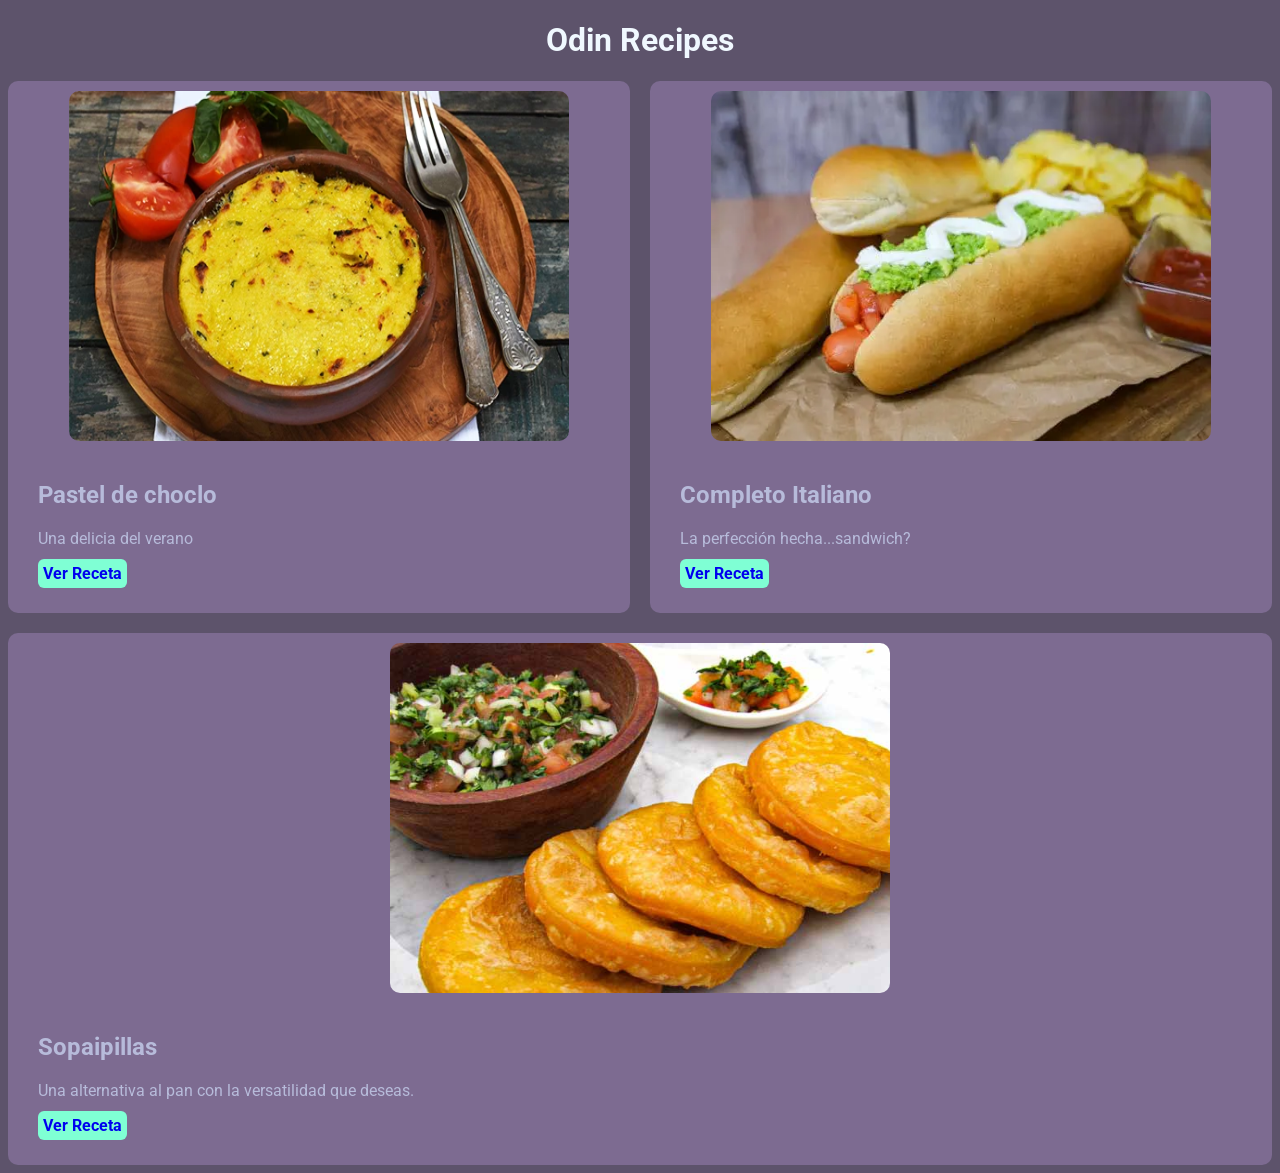
<file: index.html>
<!DOCTYPE html>
<html lang="en">
<head>
    <meta charset="UTF-8">
    <meta name="viewport" content="width=device-width, initial-scale=1.0">
    <title>Odin Recipes</title>
    <link rel="stylesheet" href="styles/style.css">
    <link rel="preconnect" href="https://fonts.googleapis.com">
    <link rel="preconnect" href="https://fonts.googleapis.com">
<link rel="preconnect" href="https://fonts.gstatic.com" crossorigin>
<link href="https://fonts.googleapis.com/css2?family=Montserrat:ital,wght@0,100..900;1,100..900&family=Roboto:ital,wght@0,100..900;1,100..900&display=swap" rel="stylesheet">

</head>
<body>
    <h1 class="pagetitle">Odin Recipes</h1>
    <div class="container">
        <div class="article">
           <img src="recipes/img/PastelChoclo.webp">
            <div class="content">
                <h2 class="title">Pastel de choclo</h2>
                <p>Una delicia del verano</p>
                <a href="recipes/pastelchoclo.html" class="button">Ver Receta</a>
            </div>
        </div>
        <div class="article">
                <img src="recipes/img/images.webp">
            <div class="content">
                <h2 class="title">Completo Italiano</h2>
                <p>La perfección hecha...sandwich?</p>
                <a href="recipes/italiano.html" class="button">Ver Receta</a>
            </div>
        </div>
        <div class="article">
                <img src="recipes/img/sopaipillas.jpg">
            <div class="content">
                <h2 class="title">Sopaipillas</h2>
                <p>Una alternativa al pan con la versatilidad que deseas.</p>
                <a href="recipes/sopaipillas.html" class="button">Ver Receta</a>
            </div>
        </div>
    </div>
</body>
</html>
</file>
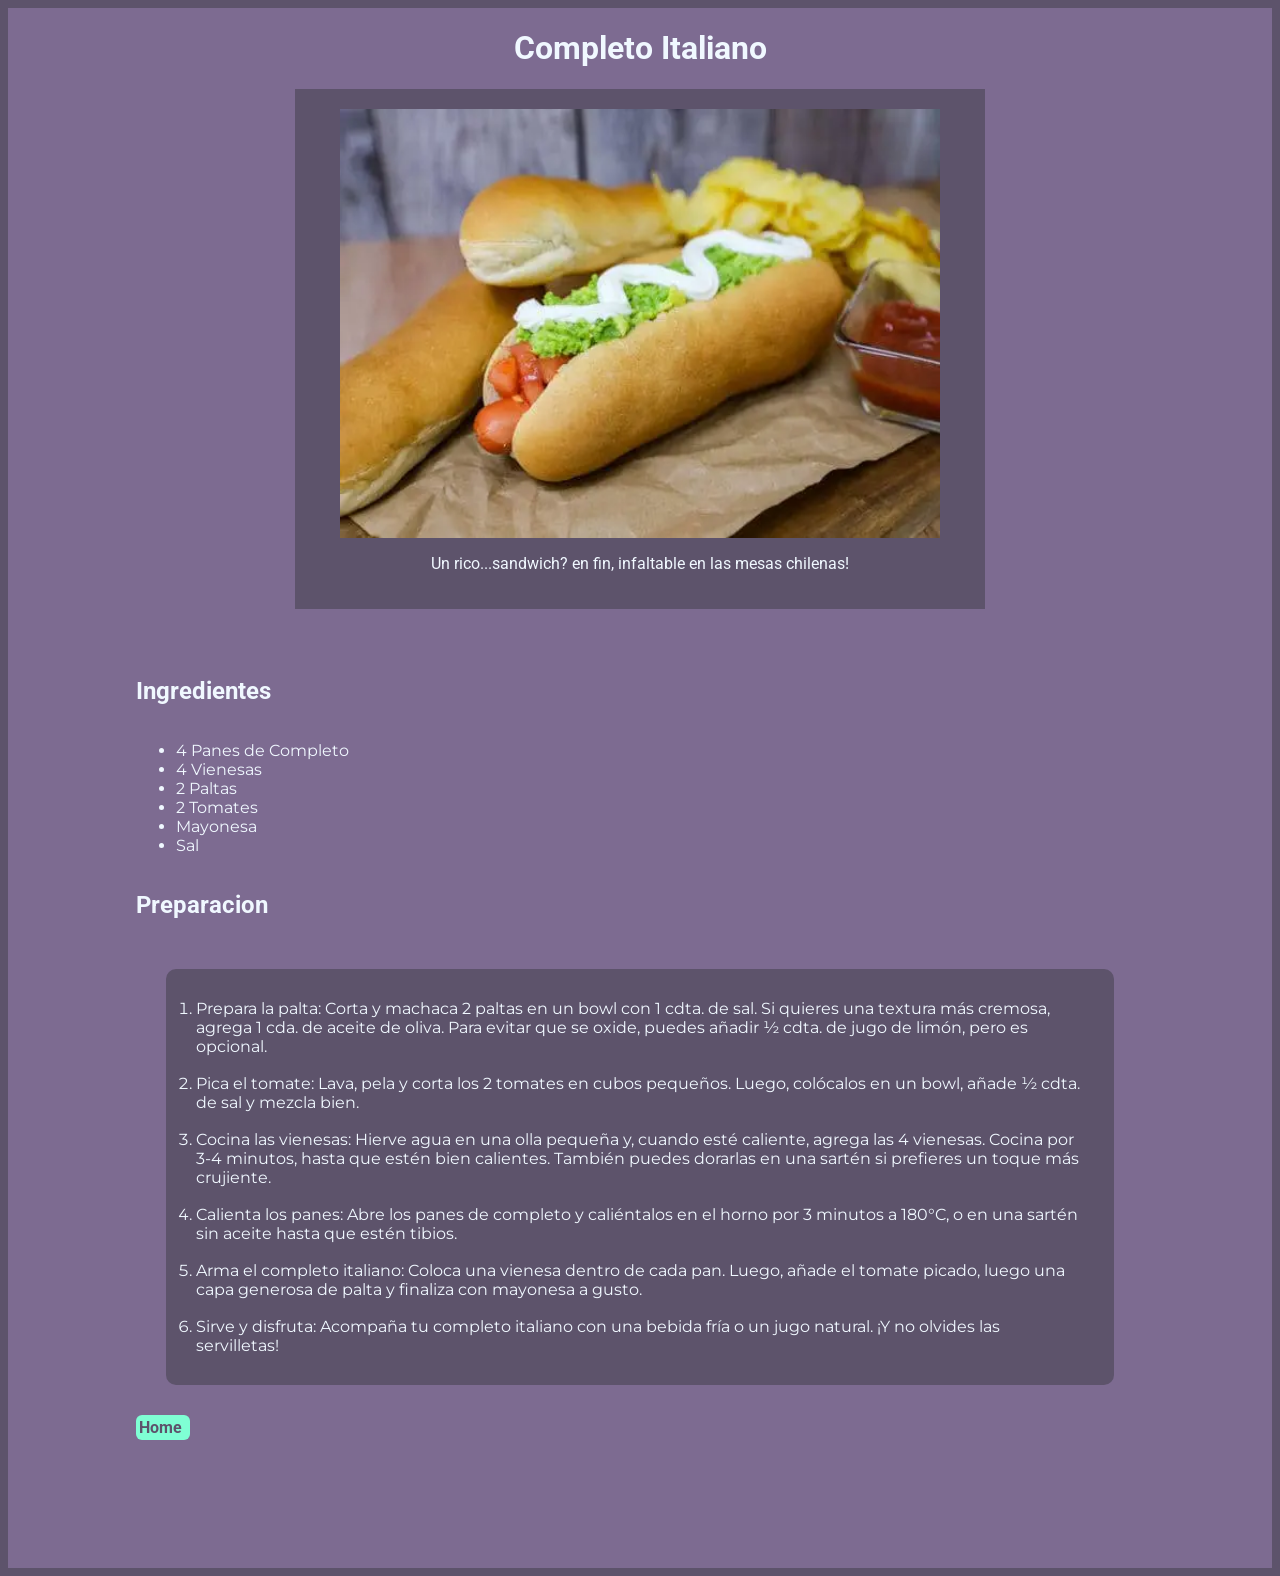
<file: recipes/italiano.html>
<!DOCTYPE html>
<html lang="en">
<head>
    <meta charset="UTF-8">
    <meta name="viewport" content="width=device-width, initial-scale=1.0">
    <link rel="stylesheet" href="styles/styles.css">
    <link rel="preconnect" href="https://fonts.googleapis.com">
    <link rel="preconnect" href="https://fonts.googleapis.com">
    <link rel="preconnect" href="https://fonts.gstatic.com" crossorigin>
    <link href="https://fonts.googleapis.com/css2?family=Montserrat:ital,wght@0,100..900;1,100..900&family=Roboto:ital,wght@0,100..900;1,100..900&display=swap" rel="stylesheet">

    <title>Odin Recipes: Italian Tocomples</title>
</head>
<body>
    <div class="main">
        <h1 class="pagetitle">Completo Italiano</h1>
    <div class="container">
    <img src="img/images.webp" class="recipeimage">
    <p class="text">Un rico...sandwich? en fin, infaltable en las mesas chilenas!</p>
    </div>
    <div class="recipecont">
        <h2>Ingredientes</h2>
         <ul class="text">
        <li>4 Panes de Completo</li>
        <li>4 Vienesas</li>
        <li>2 Paltas</li>
        <li>2 Tomates</li>
        <li>Mayonesa</li>
        <li>Sal</li>
    </ul>
    <h2>Preparacion</h2>
    <ol class="prep">
        <li>Prepara la palta: Corta y machaca 2 paltas en un bowl con 1 cdta. de sal. Si quieres una textura más cremosa, agrega 1 cda. de aceite de oliva. Para evitar que se oxide, puedes añadir ½ cdta. de jugo de limón, pero es opcional.</li>
        <br>
        <li>Pica el tomate: Lava, pela y corta los 2 tomates en cubos pequeños. Luego, colócalos en un bowl, añade ½ cdta. de sal y mezcla bien.</li>
        <br>
        <li>Cocina las vienesas: Hierve agua en una olla pequeña y, cuando esté caliente, agrega las 4 vienesas. Cocina por 3-4 minutos, hasta que estén bien calientes. También puedes dorarlas en una sartén si prefieres un toque más crujiente.</li>
        <br>
        <li>Calienta los panes: Abre los panes de completo y caliéntalos en el horno por 3 minutos a 180°C, o en una sartén sin aceite hasta que estén tibios.</li>
        <br>
        <li>Arma el completo italiano: Coloca una vienesa dentro de cada pan. Luego, añade el tomate picado, luego una capa generosa de palta y finaliza con mayonesa a gusto.</li>
        <br>
        <li>Sirve y disfruta: Acompaña tu completo italiano con una bebida fría o un jugo natural. ¡Y no olvides las servilletas!</li>
    </ol>
<a href="../index.html" class="button">Home</a>
    </div>
</div>
</body>
</html>
</file>
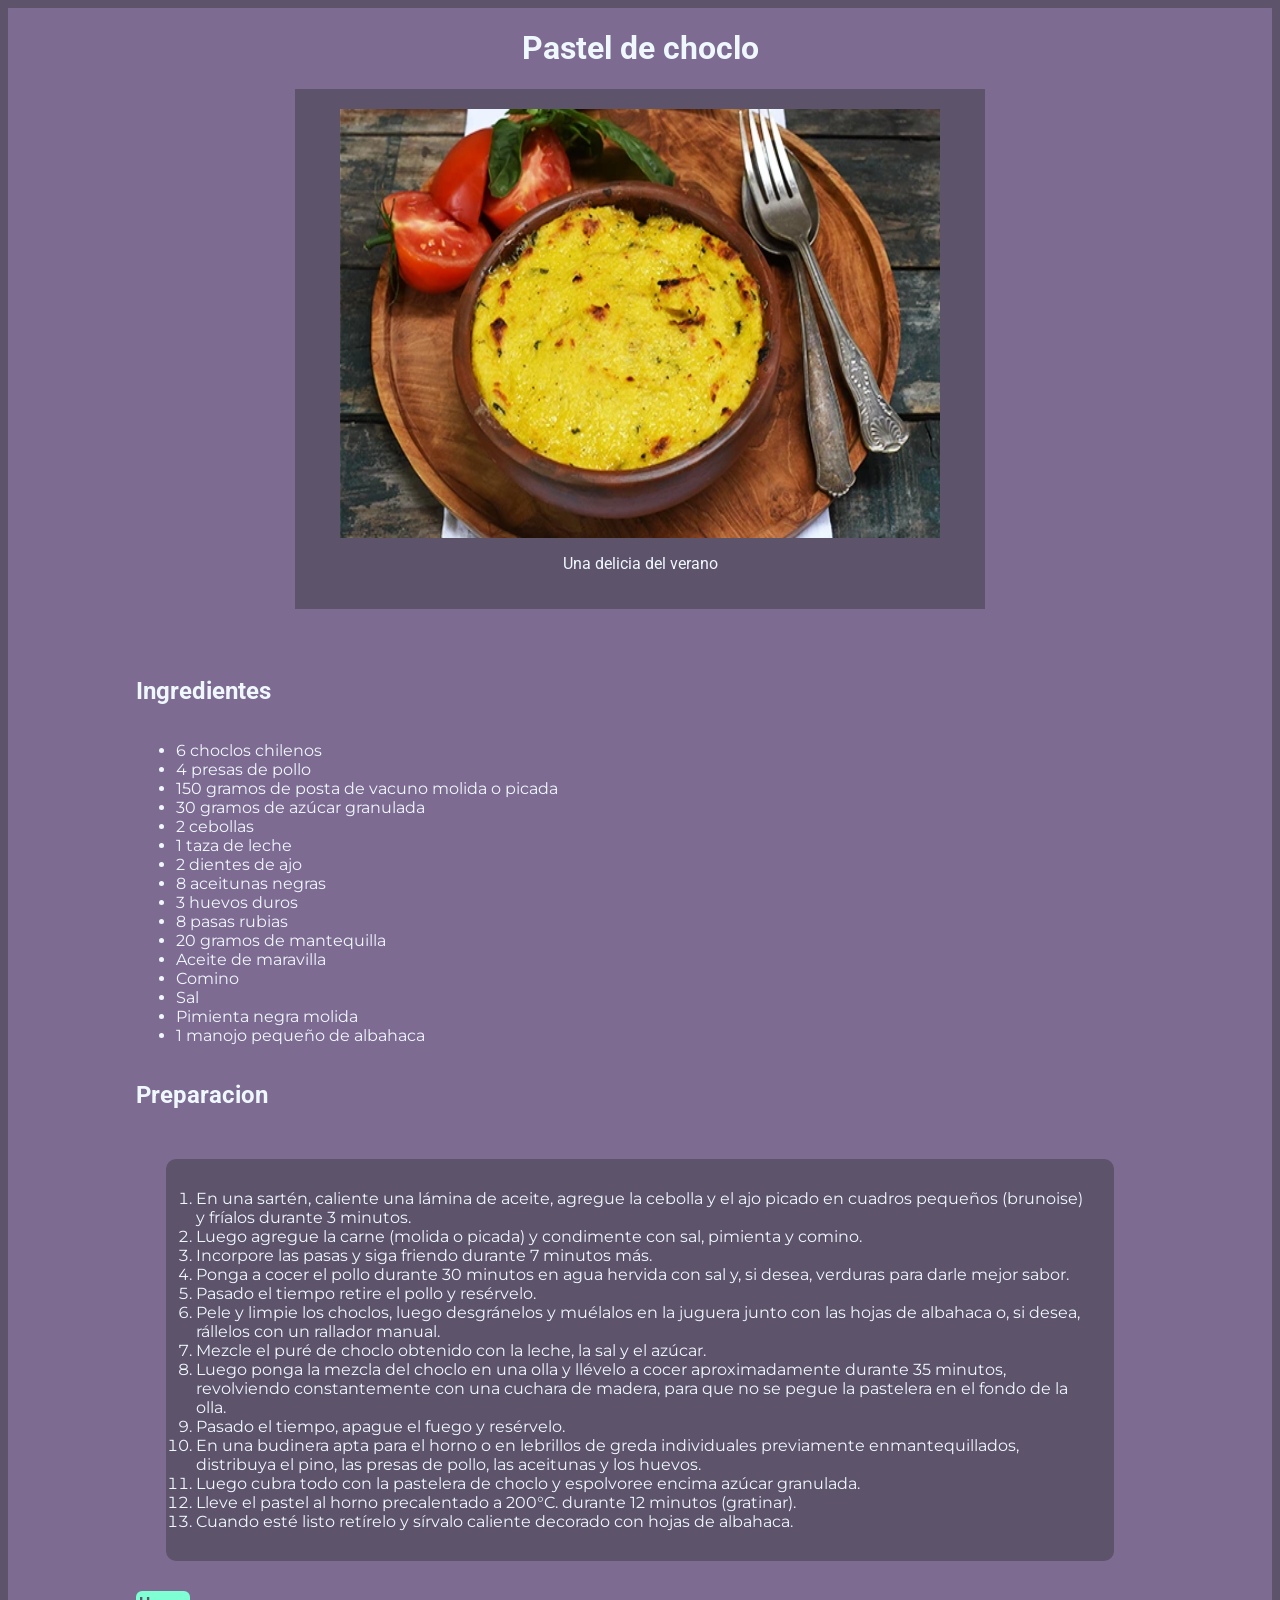
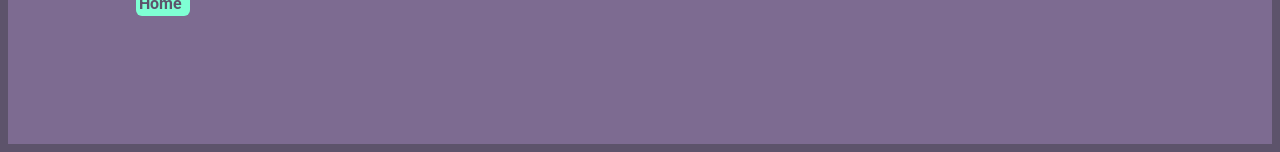
<file: recipes/pastelchoclo.html>
<!DOCTYPE html>
<html lang="en">
<head>
    <meta charset="UTF-8">
    <meta name="viewport" content="width=device-width, initial-scale=1.0">
    <link rel="stylesheet" href="styles/styles.css">
    <link rel="preconnect" href="https://fonts.googleapis.com">
    <link rel="preconnect" href="https://fonts.googleapis.com">
    <link rel="preconnect" href="https://fonts.gstatic.com" crossorigin>
    <link href="https://fonts.googleapis.com/css2?family=Montserrat:ital,wght@0,100..900;1,100..900&family=Roboto:ital,wght@0,100..900;1,100..900&display=swap" rel="stylesheet">

    <title>Odin Recipes: Pastel de choclo</title>
</head>
<body>
    <div class="main">
        <h1 class="pagetitle">Pastel de choclo</h1>
    <div class="container">
    <img src="img/PastelChoclo.webp" class="recipeimage">
    <p class="text">Una delicia del verano</p>
    </div>
    <div class="recipecont">
        <h2>Ingredientes</h2>
         <ul class="text">
        <li>6 choclos chilenos</li>
        <li>4 presas de pollo</li>
        <li>150 gramos de posta de vacuno molida o picada</li>
        <li>30 gramos de azúcar granulada</li>
        <li>2 cebollas</li>
        <li>1 taza de leche</li>
        <li>2 dientes de ajo</li>
        <li>8 aceitunas negras</li>
        <li>3 huevos duros</li>
        <li>8 pasas rubias</li>
        <li>20 gramos de mantequilla</li>
        <li>Aceite de maravilla</li>
        <li>Comino</li>
        <li>Sal</li>
        <li>Pimienta negra molida</li>
        <li>1 manojo pequeño de albahaca</li>
    </ul>
    <h2>Preparacion</h2>
    <ol class="prep">
        <li>En una sartén, caliente una lámina de aceite, agregue la cebolla y el ajo picado en cuadros pequeños (brunoise) y fríalos durante 3 minutos.</li>
        <li>Luego agregue la carne (molida o picada) y condimente con sal, pimienta y comino.</li>
        <li>Incorpore las pasas y siga friendo durante 7 minutos más.</li>
        <li>Ponga a cocer el pollo durante 30 minutos en agua hervida con sal y, si desea, verduras para darle mejor sabor.</li>
        <li>Pasado el tiempo retire el pollo y resérvelo.</li>
        <li>Pele y limpie los choclos, luego desgránelos y muélalos en la juguera junto con las hojas de albahaca o, si desea, rállelos con un rallador manual.</li>
        <li>Mezcle el puré de choclo obtenido con la leche, la sal y el azúcar.</li>
        <li>Luego ponga la mezcla del choclo en una olla y llévelo a cocer aproximadamente durante 35 minutos, revolviendo constantemente con una cuchara de madera, para que no se pegue la pastelera en el fondo de la olla.</li>
        <li>Pasado el tiempo, apague el fuego y resérvelo.</li>
        <li>En una budinera apta para el horno o en lebrillos de greda individuales previamente enmantequillados, distribuya el pino, las presas de pollo, las aceitunas y los huevos.</li>
        <li>Luego cubra todo con la pastelera de choclo y espolvoree encima azúcar granulada.</li>
        <li>Lleve el pastel al horno precalentado a 200°C. durante 12 minutos (gratinar).</li>
        <li>Cuando esté listo retírelo y sírvalo caliente decorado con hojas de albahaca.</li>
    </ol>
<a href="../index.html" class="button">Home</a>
    </div>
</div>
</body>
</html>
</file>
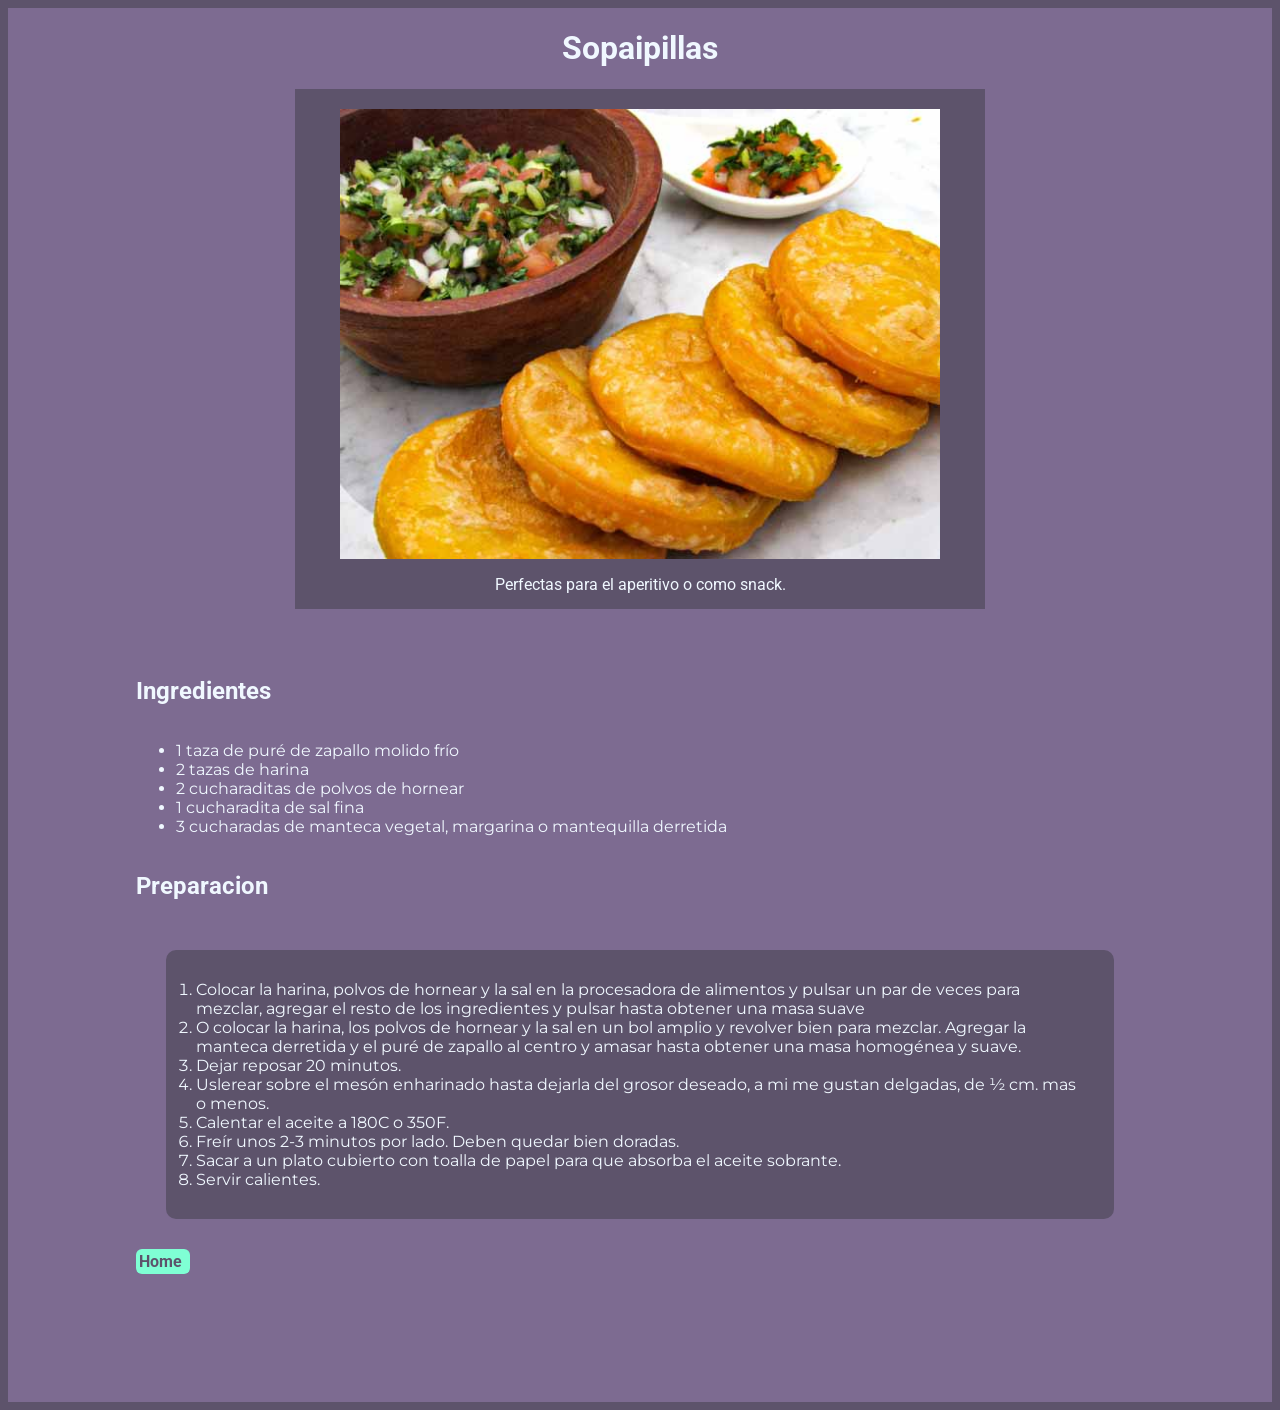
<file: recipes/sopaipa.html>
<!DOCTYPE html>
<html lang="en">
<head>
    <meta charset="UTF-8">
    <meta name="viewport" content="width=device-width, initial-scale=1.0">
    <link rel="stylesheet" href="styles/styles.css">
    <link rel="preconnect" href="https://fonts.googleapis.com">
    <link rel="preconnect" href="https://fonts.googleapis.com">
    <link rel="preconnect" href="https://fonts.gstatic.com" crossorigin>
    <link href="https://fonts.googleapis.com/css2?family=Montserrat:ital,wght@0,100..900;1,100..900&family=Roboto:ital,wght@0,100..900;1,100..900&display=swap" rel="stylesheet">

    <title>Odin Recipes: Pastel de choclo</title>
</head>
<body>
    <div class="main">
        <h1 class="pagetitle">Sopaipillas</h1>
    <div class="container">
    <img src="img/sopaipillas.jpg" class="recipeimage">
    <p class="text">Perfectas para el aperitivo o como snack.</p>
    </div>
    <div class="recipecont">
        <h2>Ingredientes</h2>
         <ul class="text">
        <li>1 taza de puré de zapallo molido frío</li>
        <li>2 tazas de harina</li>
        <li>2 cucharaditas de polvos de hornear</li>
        <li>1 cucharadita de sal fina</li>
        <li>3 cucharadas de manteca vegetal, margarina o mantequilla derretida</li>
    </ul>
    <h2>Preparacion</h2>
    <ol class="prep">
        <li>Colocar la harina, polvos de hornear y la sal en la procesadora de alimentos y pulsar un par de veces para mezclar, agregar el resto de los ingredientes y pulsar hasta obtener una masa suave</li>
        <li>O colocar la harina, los polvos de hornear y la sal en un bol amplio y revolver bien para mezclar. Agregar la manteca derretida y el puré de zapallo al centro y amasar hasta obtener una masa homogénea y suave.</li>
        <li>Dejar reposar 20 minutos.</li>
        <li>Uslerear sobre el mesón enharinado hasta dejarla del grosor deseado, a mi me gustan delgadas, de ½ cm. mas o menos.</li>
        <li>Calentar el aceite a 180C o 350F.</li>
        <li>Freír unos 2-3 minutos por lado. Deben quedar bien doradas.</li>
        <li>Sacar a un plato cubierto con toalla de papel para que absorba el aceite sobrante.</li>
        <li>Servir calientes.</li>
    </ol>
<a href="../index.html" class="button">Home</a>
    </div>
</div>
</body>
</html>
</file>
<file: styles/style.css>
body {
    background-color: #5d536b;
}

.pagetitle {
    font-family: 'Roboto', sans-serif;
    font-size: 32px;
    text-align: center;
    color: aliceblue;
}
.container {
    display: flex;
    gap: 20px;
    justify-content: center;
    flex-wrap: wrap;
}

.article {
    display: flex;
    flex: 1;
    flex-direction: column;
    justify-content: center;
    align-items: center;
    background-color: #7d6b91;
    border-radius: 10px;
    padding: 10px;
}
.recipeimage {
    align-self: center;
}
img {
    width: 500px;
    height: 350px;
    border-radius: 10px;
}



.content  {
    font-family: 'Roboto', sans-serif;
    color: #b7bbda;
    display: 1;
    align-self: flex-start;
    margin: 20px;
}

.button {
    font-family: 'Roboto', sans-serif;
    font-weight: bold;
    background-color: aquamarine;
    padding: 5px;
    border-radius: 6px;
    text-decoration: none;
}

.button:hover {
    background-color: #5d536b;
    color: aliceblue;
}
</file>
<file: recipes/styles/styles.css>
body {
    background-color: #5d536b;
}
.pagetitle {
    font-family: 'Roboto', sans-serif;
    font-size: 32px;
    text-align: center;
    color: aliceblue;
}

.main {
    display: flex;
    justify-content: center;
    align-items: center;
    flex-direction: column;
    background-color: #7d6b91;
}
.container {
    display: flex;
    flex-direction: column;
    align-items: center;
    padding: 20px;
    margin: auto;
    background-color: #5d536b;
    height: 480px;
    width: 650px;
}

img {
    width: 600px;
    height: 450px;
}

h2 {
    font-family: 'Roboto', sans-serif;
    color: aliceblue;
}
li {
    font-family: 'Montserrat', sans-serif;
    color: aliceblue;
}

.button {
    font-family: 'Roboto', sans-serif;
    font-weight: bold;
    text-decoration: none;
    background-color: aquamarine;
    color: #5d536b;
    border-radius: 6px;
    padding: 3px;
    width: 3em;
}

.button:hover {
    background-color: #5d536b;
    color: aliceblue;
}

.recipecont {
    display: flex;
    flex-direction: column;
    justify-content: flex-start;
    padding: 3em;
    margin: 5em;
    margin-top: 0;
    background-color: #7d6b91;
}

.text {
    font-family: 'Roboto', sans-serif;
    color: aliceblue;
}

.prep {
    background-color: #5d536b;
    border-radius: 10px;
    padding: 30px;
    margin: 30px;
}
</file>
